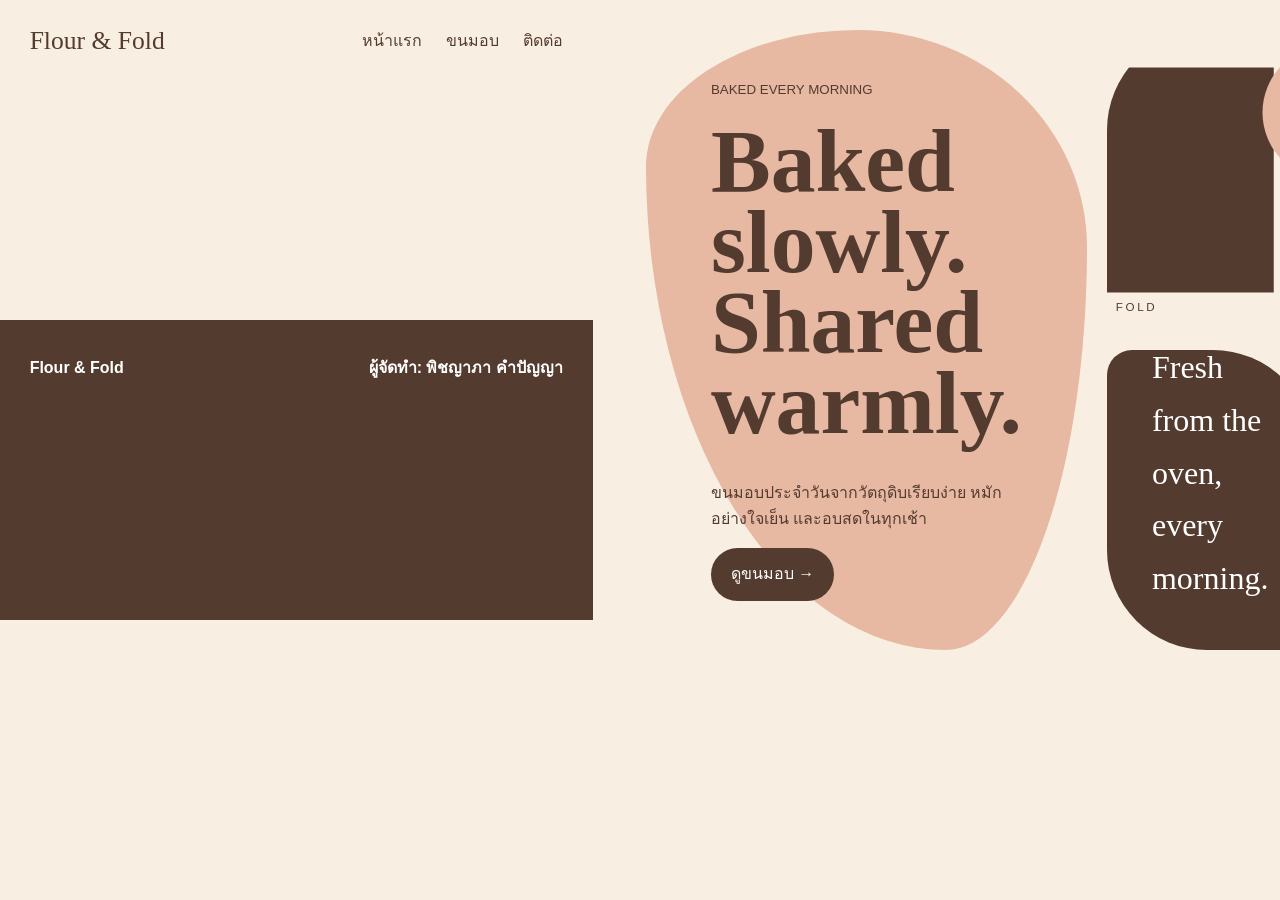
<file: index.html>
<!DOCTYPE html>
<html lang="th"><head><meta charset="utf-8"><meta name="viewport" content="width=device-width,initial-scale=1"><title>หน้าแรก | Flour &amp; Fold</title><link rel="stylesheet" href="assets/style.css"></head><body class="collage"><header class="header"><nav class="nav container"><a class="brand" href="hello.html">Flour &amp; Fold</a><div class="links"><a href="index.html">หน้าแรก</a><a href="bakes.html">ขนมอบ</a><a href="contact.html">ติดต่อ</a></div></nav></header><main class="hero"><div class="container collage"><section class="hero-copy"><small>BAKED EVERY MORNING</small><h1>Baked slowly. Shared warmly.</h1><p>ขนมอบประจำวันจากวัตถุดิบเรียบง่าย หมักอย่างใจเย็น และอบสดในทุกเช้า</p><a class="button" href="bakes.html">ดูขนมอบ →</a></section><img src="images/bakery-hero.svg" alt="ร้านเบเกอรี"><div class="second collage-note">Fresh from the oven,<br>every morning.</div></div></main><footer class="footer"><div class="container footer-row"><strong>Flour &amp; Fold</strong><span class="footer-student">ผู้จัดทำ: พิชญาภา คำปัญญา</span></div></footer></body></html>
</file>
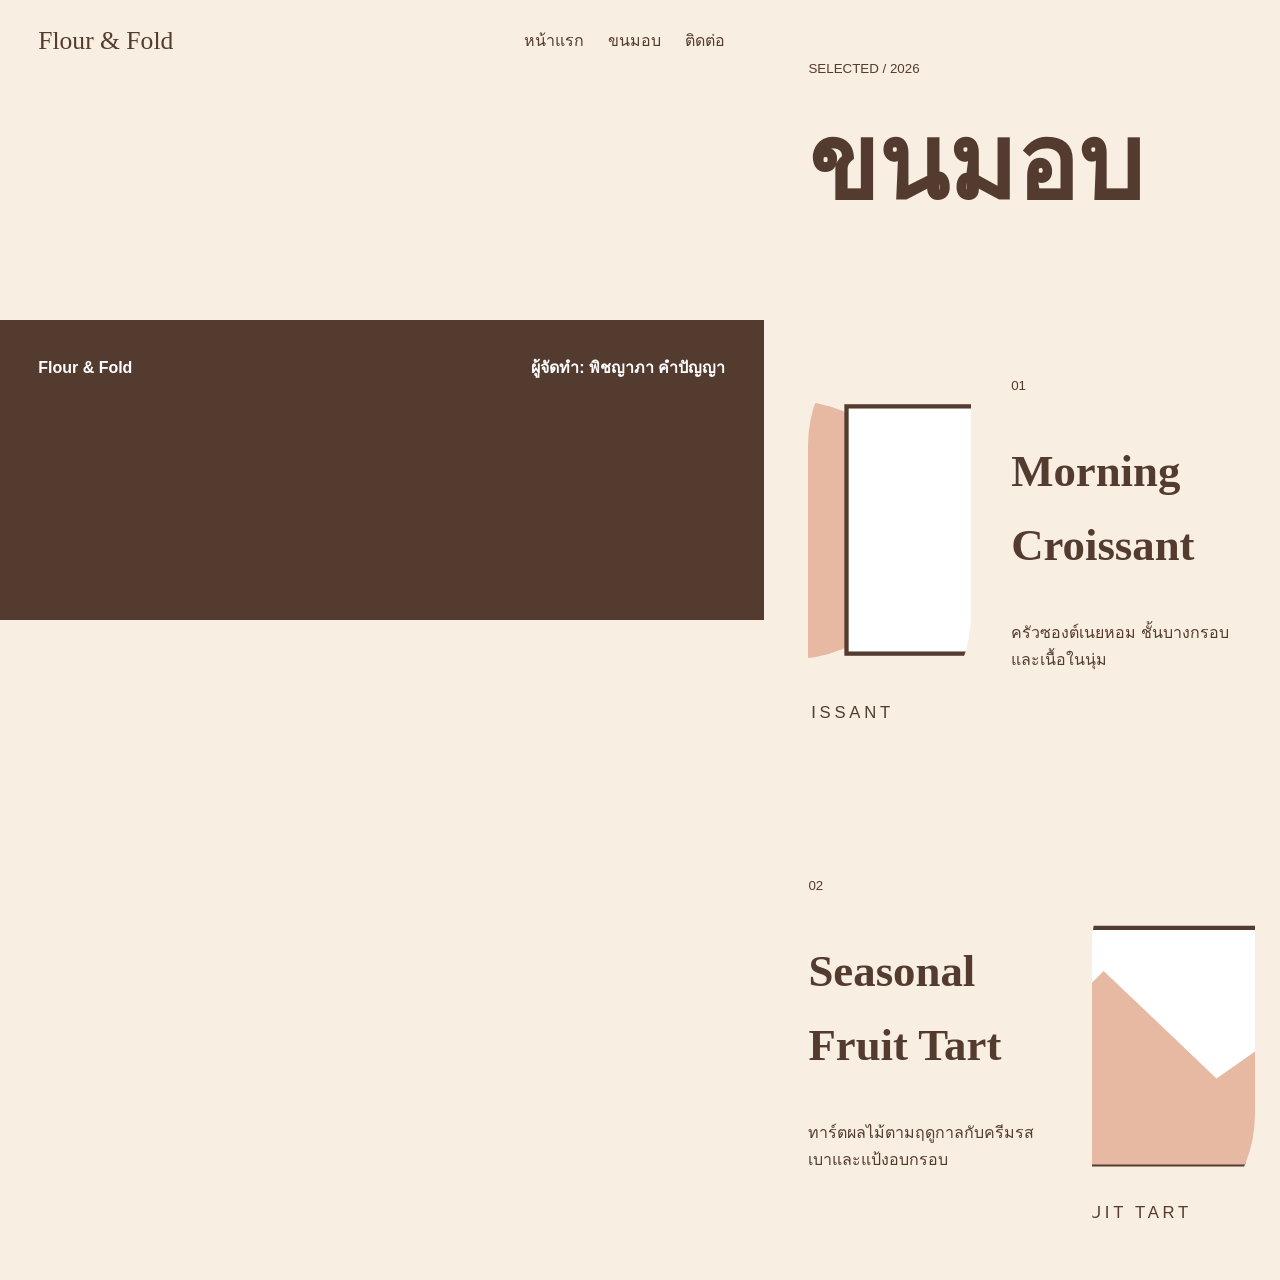
<file: bakes.html>
<!DOCTYPE html>
<html lang="th"><head><meta charset="utf-8"><meta name="viewport" content="width=device-width,initial-scale=1"><title>ขนมอบ | Flour &amp; Fold</title><link rel="stylesheet" href="assets/style.css"></head><body class="collage"><header class="header"><nav class="nav container"><a class="brand" href="hello.html">Flour &amp; Fold</a><div class="links"><a href="index.html">หน้าแรก</a><a href="bakes.html">ขนมอบ</a><a href="contact.html">ติดต่อ</a></div></nav></header><main><section class="page-head"><div class="container"><small>SELECTED / 2026</small><h1>ขนมอบ</h1></div></section><section class="listing"><div class="container"><article class="entry"><img src="images/croissant-new.svg" alt="Morning Croissant"><div><small>01</small><h2>Morning Croissant</h2><p>ครัวซองต์เนยหอม ชั้นบางกรอบ และเนื้อในนุ่ม</p></div></article><article class="entry"><img src="images/tart-new.svg" alt="Seasonal Fruit Tart"><div><small>02</small><h2>Seasonal Fruit Tart</h2><p>ทาร์ตผลไม้ตามฤดูกาลกับครีมรสเบาและแป้งอบกรอบ</p></div></article></div></section></main><footer class="footer"><div class="container footer-row"><strong>Flour &amp; Fold</strong><span class="footer-student">ผู้จัดทำ: พิชญาภา คำปัญญา</span></div></footer></body></html>
</file>
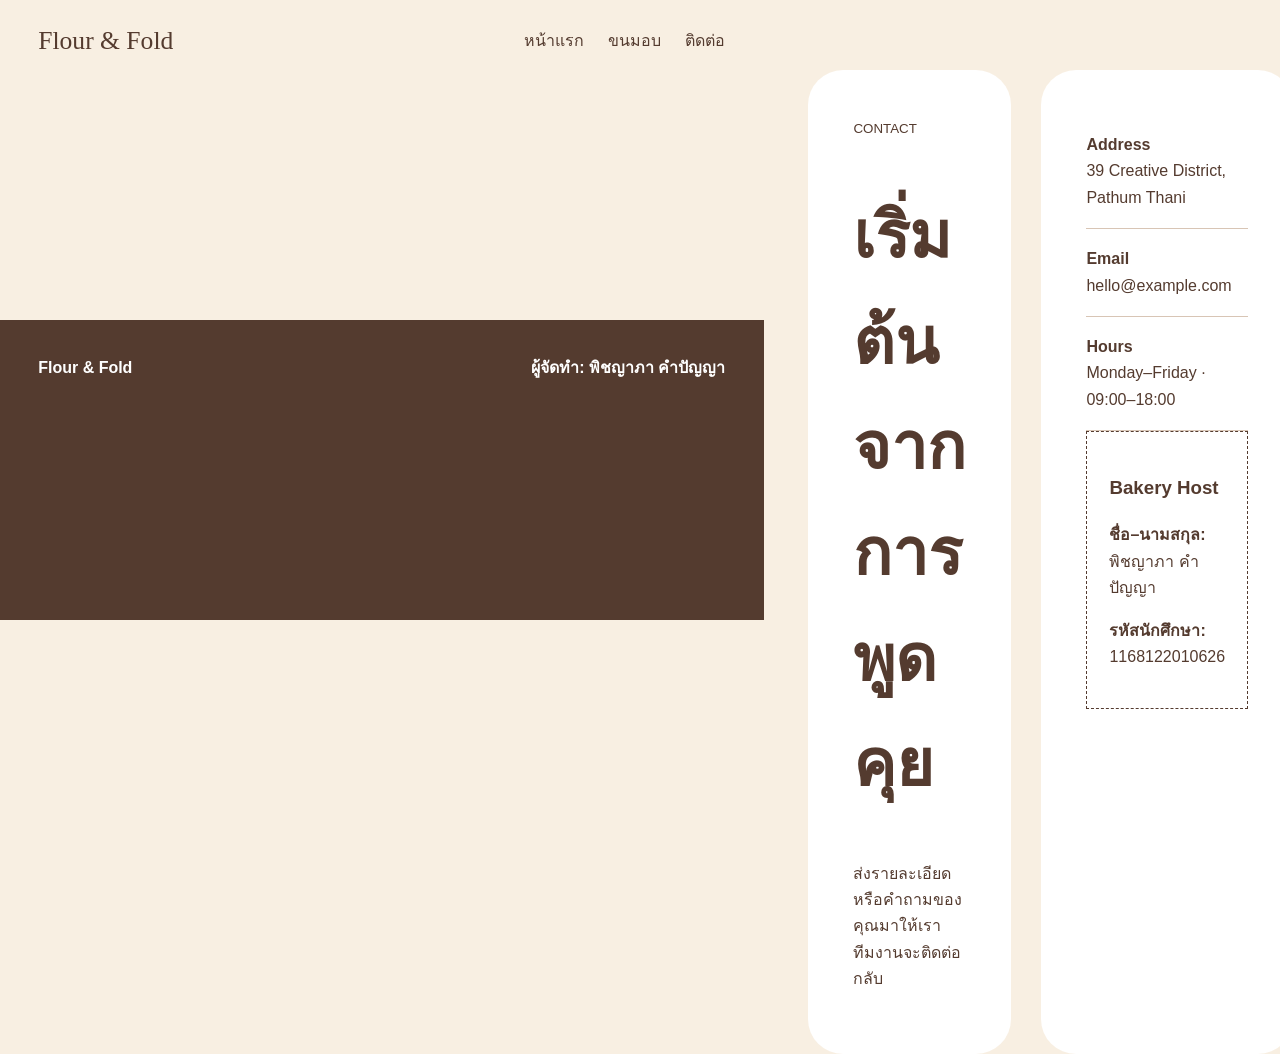
<file: contact.html>
<!DOCTYPE html>
<html lang="th"><head><meta charset="utf-8"><meta name="viewport" content="width=device-width,initial-scale=1"><title>ติดต่อ | Flour &amp; Fold</title><link rel="stylesheet" href="assets/style.css"></head><body class="collage"><header class="header"><nav class="nav container"><a class="brand" href="hello.html">Flour &amp; Fold</a><div class="links"><a href="index.html">หน้าแรก</a><a href="bakes.html">ขนมอบ</a><a href="contact.html">ติดต่อ</a></div></nav></header><main class="contact"><div class="container contact-grid"><div><small>CONTACT</small><h1>เริ่มต้นจากการพูดคุย</h1><p>ส่งรายละเอียดหรือคำถามของคุณมาให้เรา ทีมงานจะติดต่อกลับ</p></div><div><div class="detail"><strong>Address</strong><br>39 Creative District, Pathum Thani</div><div class="detail"><strong>Email</strong><br>hello@example.com</div><div class="detail"><strong>Hours</strong><br>Monday–Friday · 09:00–18:00</div><div class="student"><h3>Bakery Host</h3><p><strong>ชื่อ–นามสกุล:</strong> พิชญาภา คำปัญญา</p><p><strong>รหัสนักศึกษา:</strong> 1168122010626</p></div></div></div></main><footer class="footer"><div class="container footer-row"><strong>Flour &amp; Fold</strong><span class="footer-student">ผู้จัดทำ: พิชญาภา คำปัญญา</span></div></footer></body></html>
</file>
<file: assets/style.css>
*{box-sizing:border-box}body{margin:0;font-family:Arial,"Noto Sans Thai",sans-serif;line-height:1.65}a{color:inherit}.container{width:min(1160px,90%);margin:auto}img{display:block;width:100%;object-fit:cover}.student{padding:22px;border:1px dashed currentColor}.footer-student{font-weight:700}body{background:#f8efe2;color:#543b2f}.header{padding:20px 0}.nav{display:flex;justify-content:space-between;align-items:center}.brand{font-family:Georgia,serif;font-size:1.6rem;text-decoration:none}.links{display:flex;gap:24px}.links a{text-decoration:none}.hero{padding:30px 0 80px}.collage{display:grid;grid-template-columns:1fr .65fr;grid-template-rows:300px 300px;gap:20px}.hero-copy{grid-row:span 2;padding:65px;background:#e7b9a2;border-radius:48% 52% 32% 68%/22% 35% 65% 78%;display:flex;flex-direction:column;justify-content:center}.hero h1{font-family:Georgia,serif;font-size:clamp(3.7rem,7vw,7rem);line-height:.9;margin:20px 0}.collage img{height:100%;border-radius:100px 25px 100px 25px}.collage .second{border-radius:25px 100px 25px 100px}.collage-note{padding:45px;background:#543b2f;color:#fff;display:flex;align-items:flex-end;font-family:Georgia,serif;font-size:2rem}.button{align-self:flex-start;padding:13px 20px;background:#543b2f;color:#fff;border-radius:99px;text-decoration:none}.page-head{padding:55px 0 30px}.page-head h1{font-family:Georgia,serif;font-size:clamp(4rem,8vw,7rem);margin:0}.entry{display:grid;grid-template-columns:.8fr 1.2fr;gap:40px;align-items:center;padding:35px 0}.entry:nth-child(even){grid-template-columns:1.2fr .8fr}.entry:nth-child(even) img{order:2}.entry img{height:430px;border-radius:140px 35px 140px 35px}.entry h2{font-family:Georgia,serif;font-size:2.8rem}.contact{padding:70px 0}.contact-grid{display:grid;grid-template-columns:1fr 1fr;gap:30px}.contact-grid>div{padding:45px;background:#fff;border-radius:35px}.contact h1{font-family:Georgia,serif;font-size:4rem}.detail{padding:17px 0;border-bottom:1px solid #d8c5b5}.footer{padding:35px 0;background:#543b2f;color:#fff}.footer-row{display:flex;justify-content:space-between}@media(max-width:800px){.nav{height:auto;padding:18px 0;align-items:flex-start;flex-direction:column;display:flex}.links{width:100%;justify-content:space-between;gap:7px}.hero-grid,.collage,.hero-bottom,.entry,.entry:nth-child(even),.contact-grid{grid-template-columns:1fr}.collage{grid-template-rows:auto}.hero-copy{grid-row:auto}.hero img,.entry img{height:380px}.entry:nth-child(even) img{order:0}.entry div{border-left:0}.footer-row{flex-direction:column;gap:15px}.hero-card{height:620px}.hero-card .hero-copy{left:25px;right:25px}.cinematic .header{position:relative}.cinematic .hero{height:auto}.cinematic .hero>img{height:650px}}
</file>
